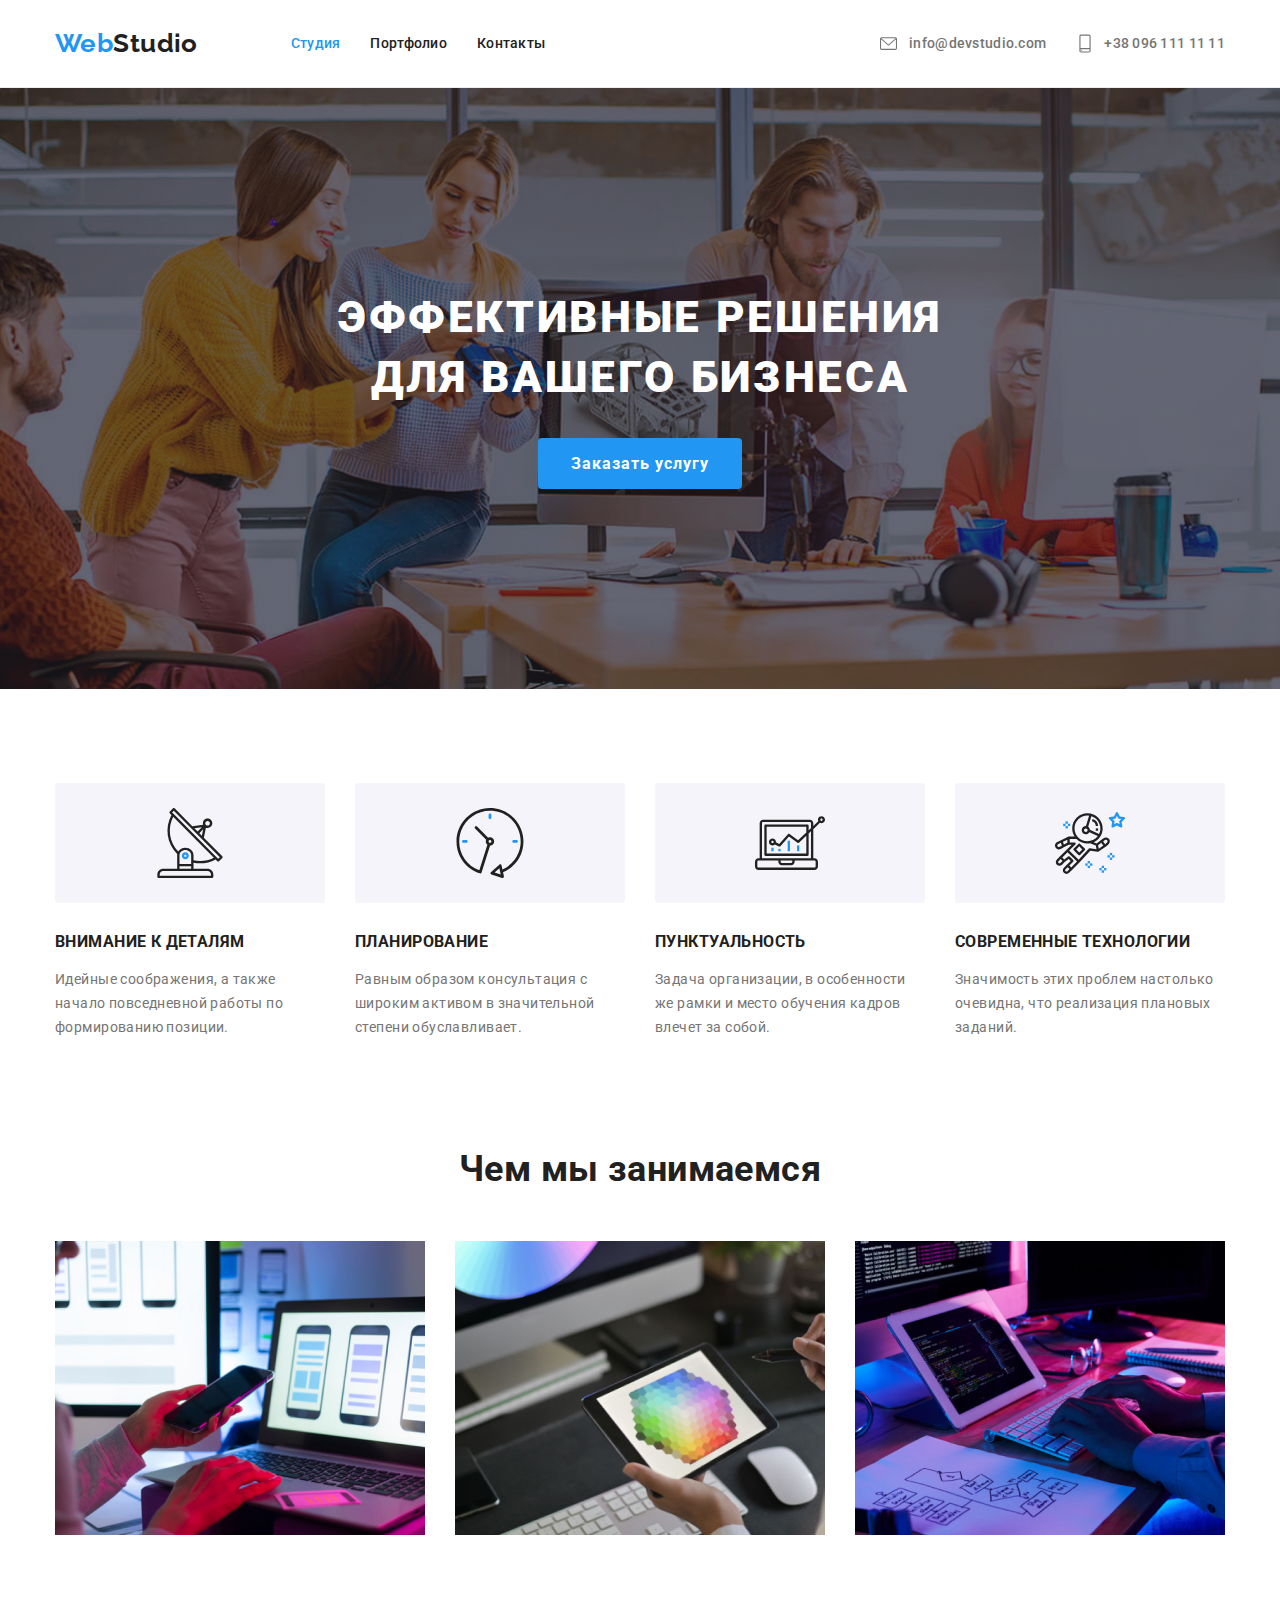
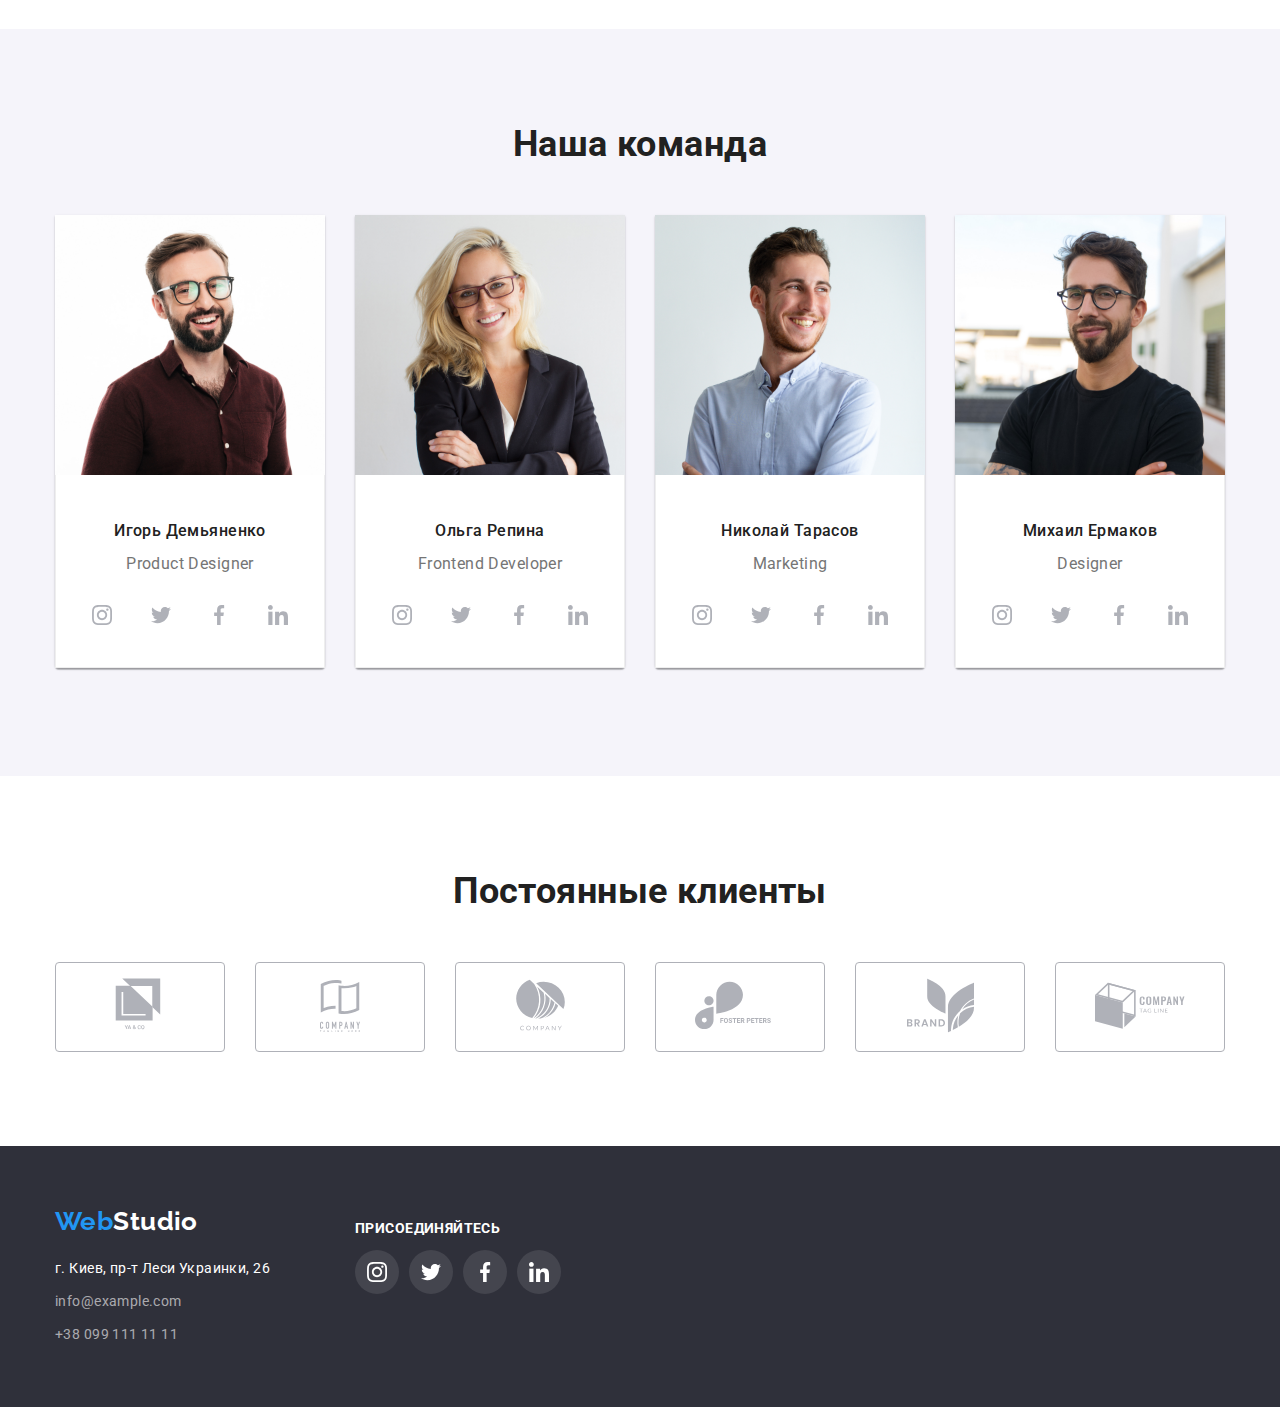
<file: index.html>
<!DOCTYPE html>
<html lang="ru">
<head>
    <meta charset="UTF-8">
    <meta name="viewport" content="width=device-width, initial-scale=1.0">
    <title>WebStudio</title>
    <link href="https://fonts.googleapis.com/css2?family=Raleway:wght@700&family=Roboto:wght@400;500;700;900&display=swap" rel="stylesheet">
    <link rel="stylesheet" href="https://cdnjs.cloudflare.com/ajax/libs/modern-normalize/1.0.0/modern-normalize.min.css">
    <link rel="stylesheet" href="./css/style.css">
</head>
<body>
    <!--HEADER-->
    <header class="page-header">
        <div class="main-header container">
            <nav class="nav-box">
                <a href="./index.html" class="logo" aria-label="WebStudio"><span class="web">Web</span><span class="studio-header">Studio</span></a>
                <ul class="nav-list list">
                    <li class="nav-item"><a href="./index.html" class="link current">Студия</a></li>
                    <li class="nav-item"><a href="./portfolio.html" class="link">Портфолио</a></li>
                    <li class="nav-item"><a href="" class="link">Контакты</a></li>
                </ul>
            </nav>
            <address class="address">
                <ul class="address-list__header list">
                    <li class="address-list__items">
                        <a href="mailto:info@devstudio.com" class="contacts">
                        <svg class="contacn-svg__envelop"><use href="./svg/sprite.svg#icon-envelope"></use></svg>info@devstudio.com</a>
                    </li>
                    <li>
                        <a href="tel:380961111111" class="contacts">
                        <svg class="contacn-svg__smartphone"><use href="./svg/sprite.svg#icon-smartphone"></use></svg>+38 096 111 11 11</a>
                    </li>
                </ul>
            </address>
        </div>
    </header>
    <!-- MAIN -->
    <main>
    <!-- HERO -->
    <section class="hero">
        <div class="hero-box"><h1 class="hero-title">Эффективные решения для вашего бизнеса</h1>
            <button class="button primary">Заказать услугу</button>
        </div>
    </section>
    <!--описания деятельности-->
    <section class="activity padding">
        <!-- <h2>Наши преимущества</h2> скрыть-->
        <div class="activity-box container">
            <h2 hidden>Наши преимущества</h2>
            <ul class="activity-list">
                <li class="activity-item list"><h3 class="activity-title">Внимание к деталям</h3><p class="activity-text">Идейные соображения, а также начало повседневной работы по формированию позиции. </p></li>
                <li class="activity-item list"><h3 class="activity-title">Планирование</h3><p class="activity-text">Равным образом консультация с широким активом в значительной степени обуславливает.</p></li>
                <li class="activity-item list"><h3 class="activity-title">Пунктуальность</h3><p class="activity-text">Задача организации, в особенности же рамки и место обучения кадров влечет за собой.</p></li>
                <li class="activity-item list"><h3 class="activity-title">Современные технологии</h3><p class="activity-text">Значимость этих проблем настолько очевидна, что реализация плановых заданий.</p></li>
            </ul>
        </div>
    </section>
    <section class="work padding">
    <!--визуальное описание-->
        <div class="container">
        <h2 class="title">Чем мы занимаемся</h2>
            <ul class="work-list">
                <li class="work-item list"><a href=""><img src="./image/work-examples-2.jpg" alt="примеры робот" width="370" height="294"></a></li>
                <li class="work-item list"><a href=""><img src="./image/work-examples-3.jpg" alt="примеры робот" width="370" height="294"></a></li>
                <li class="work-item list"><a href=""><img src="./image/work-examples-1.jpg" alt="примеры робот" width="370" height="294"></a></li>
            </ul>
        </div>
    </section>
    <!--команда-->
    <section class="our_team padding">
        <div class="team container">
            <h2 class="title">Наша команда</h2>
            <ul class="team-list">
                <li class="list shadow">
                    <div class="card">
                        <div class="card-items"><img src="./image/team1.jpg" alt="член команды" width="270" height="260"></div>
                        <div class="card-text"><h3 class="team-title">Игорь Демьяненко</h3><p class="items-text" lang="en">Product Designer</p>
                            <ul class="social-list list">
                                <li class="social-list__items">
                                    <a href="" class="social-list__link link">
                                        <svg class="social-list__svg">
                                            <use href="./svg/sprite.svg#icon-instagram"></use>
                                        </svg>
                                    </a>
                                </li>
                                <li class="social-list__items">
                                    <a href="" class="social-list__link link">
                                        <svg class="social-list__svg">
                                            <use href="./svg/sprite.svg#icon-twitter"></use>
                                        </svg>
                                    </a>
                                </li>
                                <li class="social-list__items">
                                    <a href="" class="social-list__link link">
                                        <svg class="social-list__svg">
                                            <use href="./svg/sprite.svg#icon-facebook"></use>
                                        </svg>
                                    </a>
                                </li>
                                <li class="social-list__items">
                                    <a href="" class="social-list__link link">
                                        <svg class="social-list__svg">
                                            <use href="./svg/sprite.svg#icon-linkedin"></use>
                                        </svg>
                                    </a>
                                </li>
                            </ul>
                        </div>
                    </div>
                </li>
                <li class="list shadow">
                    <div class="card">
                    <div class="card-items "><img src="./image/team2.jpg" alt="член команды" width="270" height="260"></div>
                        <div class="card-text"><h3 class="team-title">Ольга Репина</h3><p class="items-text" lang="en">Frontend Developer</p>
                            <ul class="social-list list">
                                <li class="social-list__items">
                                    <a href="" class="social-list__link link">
                                        <svg class="social-list__svg">
                                            <use href="./svg/sprite.svg#icon-instagram"></use>
                                        </svg>
                                    </a>
                                </li>
                                <li class="social-list__items">
                                    <a href="" class="social-list__link link">
                                        <svg class="social-list__svg">
                                            <use href="./svg/sprite.svg#icon-twitter"></use>
                                        </svg>
                                    </a>
                                </li>
                                <li class="social-list__items">
                                    <a href="" class="social-list__link link">
                                        <svg class="social-list__svg">
                                            <use href="./svg/sprite.svg#icon-facebook"></use>
                                        </svg>
                                    </a>
                                </li>
                                <li class="social-list__items">
                                    <a href="" class="social-list__link link">
                                        <svg class="social-list__svg">
                                            <use href="./svg/sprite.svg#icon-linkedin"></use>
                                        </svg>
                                    </a>
                                </li>
                            </ul>
                        </div>         
                    </div>
                </li>
                <li class="list shadow">
                    <div class="card">
                    <div class="card-items"><img src="./image/team3.jpg" alt="член команды" width="270" height="260"></div>
                            <div class="card-text"><h3 class="team-title">Николай Тарасов </h3><p class="items-text" lang="en">Marketing</p>
                                <ul class="social-list list">
                                    <li class="social-list__items">
                                        <a href="" class="social-list__link link">
                                            <svg class="social-list__svg">
                                                <use href="./svg/sprite.svg#icon-instagram"></use>
                                            </svg>
                                        </a>
                                    </li>
                                    <li class="social-list__items">
                                        <a href="" class="social-list__link link">
                                            <svg class="social-list__svg">
                                                <use href="./svg/sprite.svg#icon-twitter"></use>
                                            </svg>
                                        </a>
                                    </li>
                                    <li class="social-list__items">
                                        <a href="" class="social-list__link link">
                                            <svg class="social-list__svg">
                                                <use href="./svg/sprite.svg#icon-facebook"></use>
                                            </svg>
                                        </a>
                                    </li>
                                    <li class="social-list__items">
                                        <a href="" class="social-list__link link">
                                            <svg class="social-list__svg">
                                                <use href="./svg/sprite.svg#icon-linkedin"></use>
                                            </svg>
                                        </a>
                                    </li>
                                </ul>
                            </div>          
                        </div>
                </li>
                <li class="list shadow">
                    <div class="card">
                    <div class="card-items"><img src="./image/team4.jpg" alt="член команды" width="270" height="260"></div>
                        <div class="card-text"><h3 class="team-title">Михаил Ермаков</h3><p class="items-text" lang="en">Designer</p>
                            <ul class="social-list list">
                                <li class="social-list__items">
                                    <a href="" class="social-list__link link">
                                        <svg class="social-list__svg">
                                            <use href="./svg/sprite.svg#icon-instagram"></use>
                                        </svg>
                                    </a>
                                </li>
                                <li class="social-list__items">
                                    <a href="" class="social-list__link link">
                                        <svg class="social-list__svg">
                                            <use href="./svg/sprite.svg#icon-twitter"></use>
                                        </svg>
                                    </a>
                                </li>
                                <li class="social-list__items">
                                    <a href="" class="social-list__link link">
                                        <svg class="social-list__svg">
                                            <use href="./svg/sprite.svg#icon-facebook"></use>
                                        </svg>
                                    </a>
                                </li>
                                <li class="social-list__items">
                                    <a href="" class="social-list__link link">
                                        <svg class="social-list__svg">
                                            <use href="./svg/sprite.svg#icon-linkedin"></use>
                                        </svg>
                                    </a>
                                </li>
                            </ul>
                        </div>         
                    </div>
                </li>
            </ul>
        </div>
    </section>
    <section class="clients">
        <div class="clients-content container padding">
            <h2 class="title">Постоянные клиенты</h2>
            <ul class="clients-list__items list">
                <li class="clients-list__link link">
                    <a href="">
                        <svg class="clients-svg" width="54.27" height="59.23">
                            <use href="./svg/sprite.svg#icon-klient-1"></use>
                        </svg>
                    </a>
                </li>
                <li class="clients-list__link link">
                    <a href="">
                        <svg class="clients-svg" width="70" height="52">
                            <use href="./svg/sprite.svg#icon-klient-2"></use>
                        </svg>
                    </a>
                </li>
                <li class="clients-list__link link">
                    <a href="">
                        <svg class="clients-svg" width="51" height="52.6">
                            <use href="./svg/sprite.svg#icon-klient-3"></use>
                        </svg>
                    </a>
                </li>
                <li class="clients-list__link link">
                    <a href="">
                        <svg class="clients-svg" width="170" height="90">
                            <use href="./svg/sprite.svg#icon-klient-4"></use>
                        </svg>
                    </a>
                </li>
                <li class="clients-list__link link">
                    <a href="">
                        <svg class="clients-svg" width="79" height="67">
                            <use href="./svg/sprite.svg#icon-klient-5"></use>
                        </svg>
                    </a>
                </li>
                <li class="clients-list__link link">
                    <a href="">
                        <svg class="clients-svg" width="170" height="90">
                            <use href="./svg/sprite.svg#icon-klient-6"></use>
                        </svg>
                    </a>
                </li>
            </ul> 
        </div>
    </section>
    </main>
    <!--подвал-->
    <footer class="footer">
        <div class="footer-content container">
            <div class="footer-address">
                    <a href="./index.html" class="logo"><span class="web">Web</span><span class="studio-footer">Studio</span></a>
                <address class="address-list">
                    <ul class="list">
                    <li class="adress-items city">г. Киев, пр-т Леси Украинки, 26</li>
                    <li class="adress-items"><a href="mailto:info@example.com"  class="contacts-footer">info@example.com</a></li>   
                    <li class="adress-items"><a href="tel:+380991111111"  class="contacts-footer">+38 099 111 11 11</a></li>
                    </ul>
                </address>
            </div>
            <div class="join">
                <h3 class="join-title">Присоединяйтесь</h3>
                <ul class="join-list list">
                    <li class="join-list__items">
                        <a href="" class="join-list__link link">
                            <svg class="join-list__svg">
                                <use href="./svg/sprite.svg#icon-instagram"></use>
                            </svg>
                        </a>
                    </li>
                    <li class="join-list__items">
                        <a href="" class="join-list__link link">
                            <svg class="join-list__svg">
                                <use href="./svg/sprite.svg#icon-twitter"></use>
                            </svg>
                        </a>
                    </li>
                    <li class="join-list__items">
                        <a href="" class="join-list__link link">
                            <svg class="join-list__svg">
                                <use href="./svg/sprite.svg#icon-facebook"></use>
                            </svg>
                        </a>
                    </li>
                    <li class="join-list__items">
                        <a href="" class="join-list__link link">
                            <svg class="join-list__svg">
                                <use href="./svg/sprite.svg#icon-linkedin"></use>
                            </svg>
                        </a>
                    </li>
                </ul>
            </div>
        </div>
    </footer>
</body>
</html>
</file>
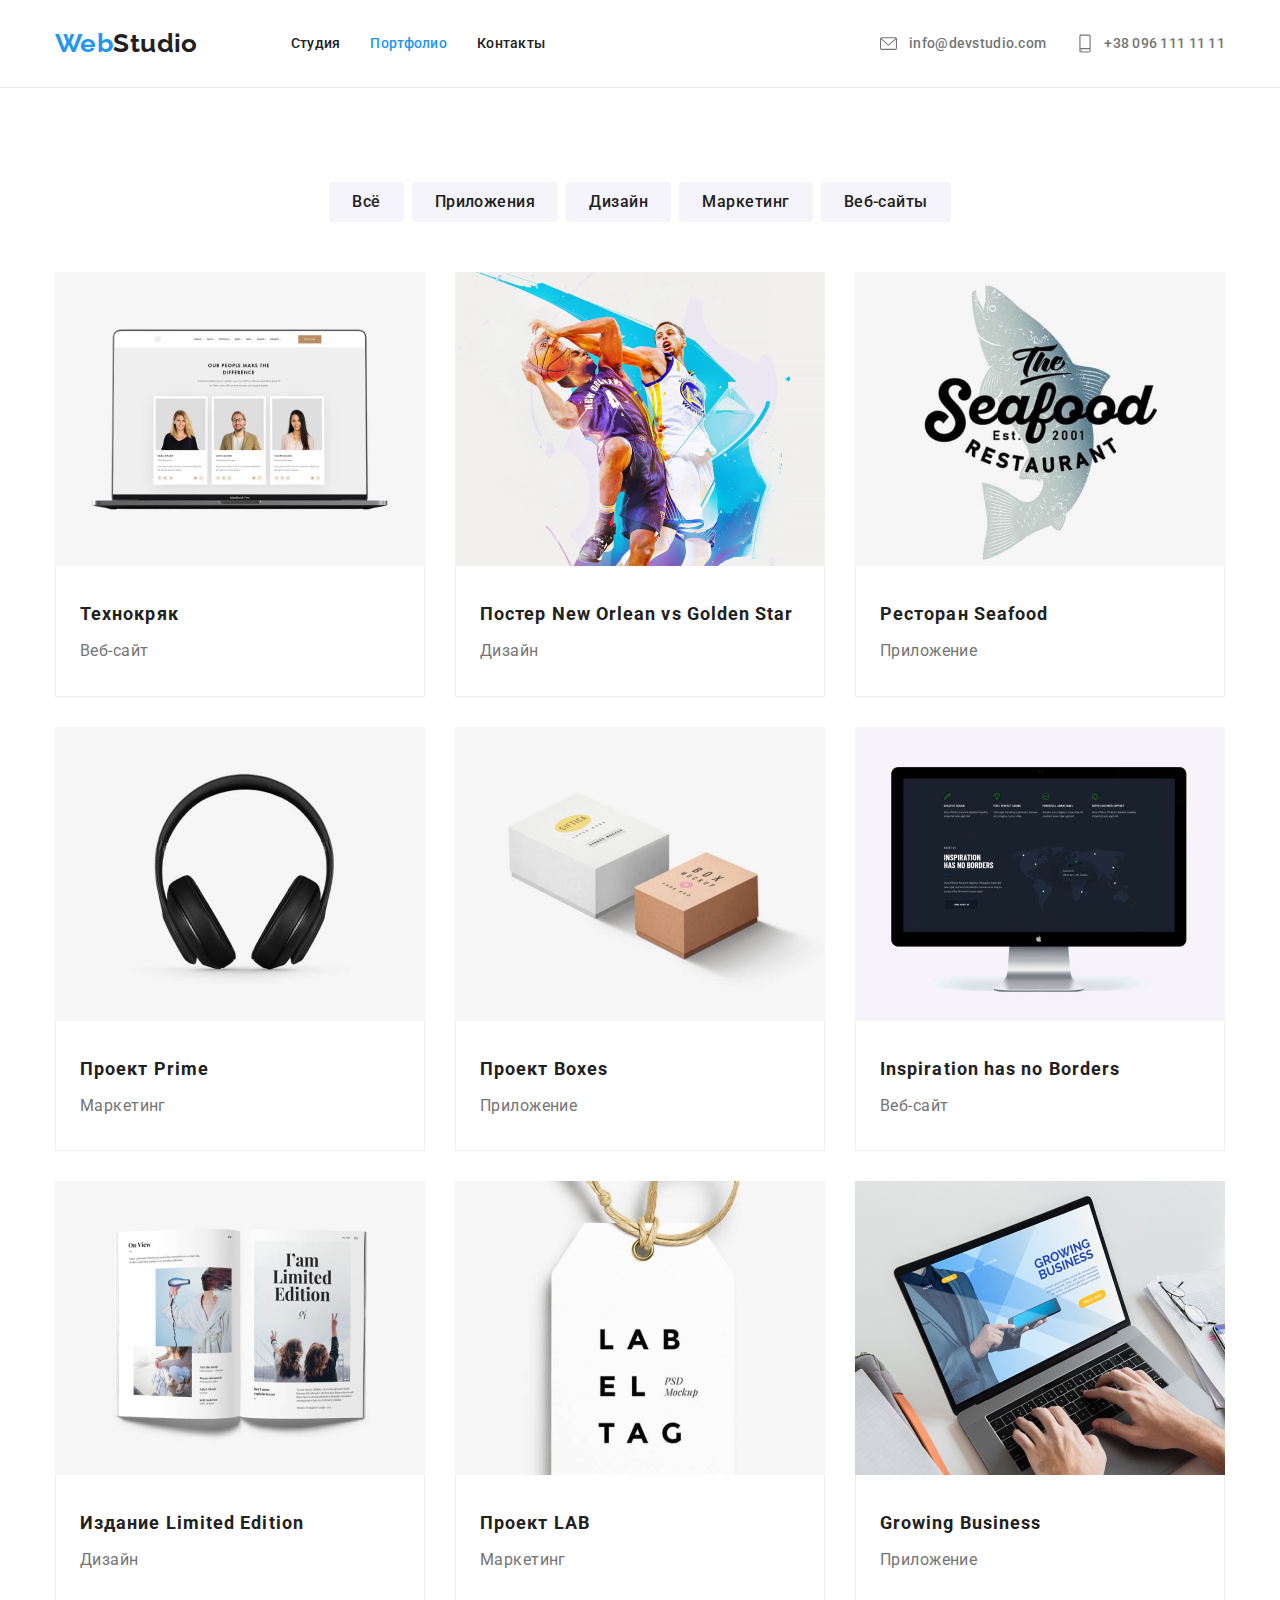
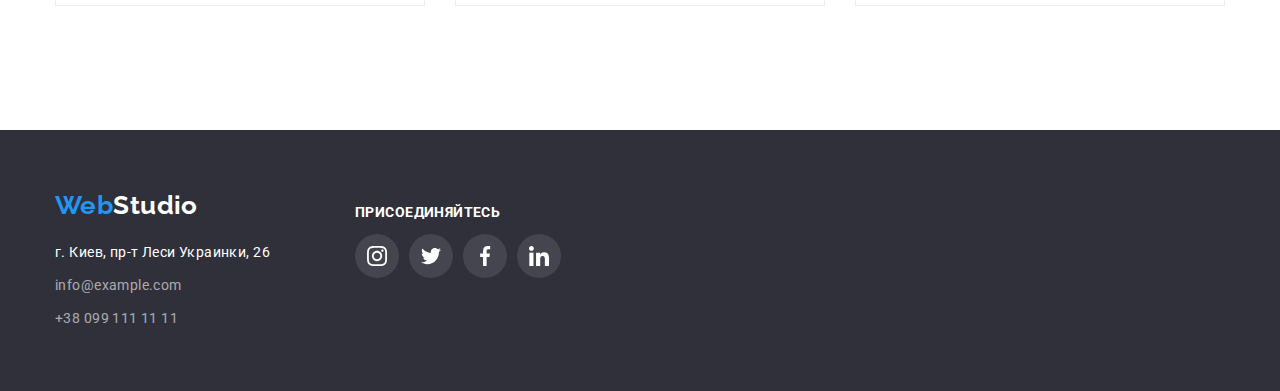
<file: portfolio.html>
<!DOCTYPE html>
<html lang="ru">
<head>
    <meta charset="UTF-8">
    <meta name="viewport" content="width=device-width, initial-scale=1.0">
    <title>Portfolio</title>
    <link href="https://fonts.googleapis.com/css2?family=Raleway:wght@700&family=Roboto:wght@400;500;700;900&display=swap" rel="stylesheet">
    <link rel="stylesheet" href="https://cdnjs.cloudflare.com/ajax/libs/modern-normalize/1.0.0/modern-normalize.min.css">
    <link rel="stylesheet" href="./css/style.css">
</head>
<body>
<!--HEADER-->
<header class="page-header">
    <div class="main-header container">
        <nav class="nav-box">
            <a href="./index.html" class="logo" aria-label="WebStudio"><span class="web">Web</span><span class="studio-header">Studio</span></a>
            <ul class="nav-list list">
                <li class="nav-item"><a href="./index.html" class="link">Студия</a></li>
                <li class="nav-item"><a href="./portfolio.html" class="link current">Портфолио</a></li>
                <li class="nav-item"><a href="" class="link">Контакты</a></li>
            </ul>
        </nav>
        <address class="address">
            <ul class="address-list__header list">
                <li class="address-list__items">
                    <a href="mailto:info@devstudio.com" class="contacts svg-items">
                    <svg class="contacn-svg__envelop"><use href="./svg/sprite.svg#icon-envelope"></use></svg>info@devstudio.com</a>
                </li>
                <li>
                    <a href="tel:380961111111" class="contacts">
                    <svg class="contacn-svg__smartphone"><use href="./svg/sprite.svg#icon-smartphone"></use></svg>+38 096 111 11 11</a>
                </li>
            </ul>
        </address>
    </div>
</header>
<section class="portfolio padding">
    <!-- скрыть h1 -->
    <div class="container">
        <div class="portfolio-menu">  
        <h1 hidden>Портфолио</h1>
        <ul class="portfolio__menu-list list">
            <li class="portfolio-button"><button type="button" class="button secondary">Всё</button></li>
            <li class="portfolio-button"><button type="button" class="button secondary">Приложения</button></li>
            <li class="portfolio-button"><button type="button" class="button secondary">Дизайн</button></li>
            <li class="portfolio-button"><button type="button" class="button secondary">Маркетинг</button></li>
            <li class="portfolio-button"><button type="button" class="button secondary">Веб-сайты</button></li>
        </ul>
    </div>
    <div class="portfolio-content">
        <ul class="portfolio-list list">
            <li class="portfolio-items list">
                <div class="card card-shadow">
                    <a href=""><div class="card-items"><img src="./image/portfolio-items1.jpg" alt="Премеры робот" width="370" height="294"></div>
                    <div class="card-text"><h2 class="product-title">Технокряк</h2><p class="product-text">Веб-сайт</p></div></a>
                </div>
            </li>
            <li class="portfolio-items list">
                <div class="card card-shadow">
                    <a href=""><div class="card-items"><img src="./image/portfolio-items2.jpg" alt="Премеры робот" width="370" height="294"></div>
                    <div class="card-text"><h2 class="product-title">Постер <span lang="en">New Orlean vs Golden Star</span></h2><p class="product-text">Дизайн</p></div></a>
                </div>
            </li>
            <li class="portfolio-items list">
                <div class="card card-shadow">
                    <a href=""><div class="card-items"><img src="./image/portfolio-items3.jpg" alt="Премеры робот" width="370" height="294"></div>
                    <div class="card-text"><h2 class="product-title" lang="en">Ресторан Seafood</h2><p class="product-text">Приложение</p></div></a>
                </div>
            </li>
            <li class="portfolio-items list">
                <div class="card card-shadow">
                    <a href=""><div class="card-items"><img src="./image/portfolio-items4.jpg" alt="Премеры робот" width="370" height="294"></div>
                    <div class="card-text"><h2 class="product-title">Проект <span lang="en">Prime</span></h2><p class="product-text">Маркетинг</p></div></a>
                </div>
            </li>
            <li class="portfolio-items list">
                <div class="card card-shadow">
                    <a href=""><div class="card-items"><img src="./image/portfolio-items5.jpg" alt="Премеры робот" width="370" height="294"></div>
                    <div class="card-text"><h2 class="product-title">Проект <span lang="en">Boxes</span></h2><p class="product-text">Приложение</p></div></a>
                </div>
            </li>
            <li class="portfolio-items list">
                <div class="card card-shadow">
                    <a href=""><div class="card-items"><img src="./image/portfolio-items6.jpg" alt="Премеры робот" width="370" height="294"></div>
                    <div class="card-text"><h2 class="product-title" lang="en">Inspiration has no Borders</h2><p class="product-text">Веб-сайт</p></div></a>
                </div>
            </li>
            <li class="portfolio-items list">
                <div class="card card-shadow">
                    <a href=""><div class="card-items"><img src="./image/portfolio-items7.jpg" alt="Премеры робот" width="370" height="294"></div>
                    <div class="card-text"><h2 class="product-title">Издание <span lang="en">Limited Edition</span></h2><p class="product-text">Дизайн</p></div></a>
                </div>
            </li>
            <li class="portfolio-items list">
                <div class="card card-shadow">
                    <a href=""><div class="card-items"><img src="./image/portfolio-items8.jpg" alt="Премеры робот" width="370" height="294"></div>
                    <div class="card-text"><h2 class="product-title">Проект <span lang="en">LAB</span></h2><p class="product-text">Маркетинг</p></div></a>
                </div>
            </li>
            <li class="portfolio-items list">
                <div class="card card-shadow">
                    <a href=""><div class="card-items"><img src="./image/portfolio-items9.jpg" alt="Премеры робот" width="370" height="294"></div>
                    <div class="card-text"><h2 class="product-title" lang="en">Growing Business</h2><p class="product-text">Приложение</p></div></a>
                </div>
            </li>
        </ul>
    </div>
</div>
</section>

<!--подвал-->
<footer class="footer">
    <div class="footer-content container">
        <div class="footer-address">
                <a href="./index.html" class="logo"><span class="web">Web</span><span class="studio-footer">Studio</span></a>
            <address class="address-list">
                <ul class="list">
                <li class="adress-items city">г. Киев, пр-т Леси Украинки, 26</li>
                <li class="adress-items"><a href="mailto:info@example.com"  class="contacts-footer">info@example.com</a></li>   
                <li class="adress-items"><a href="tel:+380991111111"  class="contacts-footer">+38 099 111 11 11</a></li>
                </ul>
            </address>
        </div>
        <div class="join">
            <h3 class="join-title">Присоединяйтесь</h3>
            <ul class="join-list list">
                <li class="join-list__items">
                    <a href="" class="join-list__link link">
                        <svg class="join-list__svg">
                            <use href="./svg/sprite.svg#icon-instagram"></use>
                        </svg>
                    </a>
                </li>
                <li class="join-list__items">
                    <a href="" class="join-list__link link">
                        <svg class="join-list__svg">
                            <use href="./svg/sprite.svg#icon-twitter"></use>
                        </svg>
                    </a>
                </li>
                <li class="join-list__items">
                    <a href="" class="join-list__link link">
                        <svg class="join-list__svg">
                            <use href="./svg/sprite.svg#icon-facebook"></use>
                        </svg>
                    </a>
                </li>
                <li class="join-list__items">
                    <a href="" class="join-list__link link">
                        <svg class="join-list__svg">
                            <use href="./svg/sprite.svg#icon-linkedin"></use>
                        </svg>
                    </a>
                </li>
            </ul>
        </div>
    </div>
</footer>
    </body>
</html>
</file>
<file: css/style.css>
html {
    box-sizing: border-box;
}

*,
*::before,
*::after {
  box-sizing: inherit;
}

:root {
    --primary-text-color: #212121;
    --title-text-color: #757575;
    --accent-color: #2196F3;
    --white-color: #FFFFFF
}
body {
    color: var(--primary-text-color);
    font-family: "Roboto", sans-serif;
    letter-spacing: 0.03em;
    font-size: 14px;
    margin: 0;
}
a {
    text-decoration: none;
}
img {
    display: block;
}
.list {
    padding: 0px;
    margin: 0px;
    list-style: none; 
}
/* ==================== HEADER ==================== */
.container {
    padding-left: 15px;
    padding-right: 15px;
    margin-left: auto;
    margin-right: auto;
    width: 1200px;
    /* outline: 4px solid tomato; */
}
.padding {
    padding-top: 94px;
    padding-bottom: 94px;
}
.logo {
    text-decoration: none;
    font-family: Raleway;
    font-weight: bold;
    font-size: 26px;
    line-height: 1.19;
    margin-right: 93px;
}
.web { 
    color: var(--accent-color);
}
.studio-header {
    color: var(--primary-text-color);
}
/* site nav */
.page-header {
    /* background-color: var(--white-color); */
    border-bottom: 1px solid #ececec;
}
.main-header {
    display: flex;
    justify-content: space-between;
    align-items: center;
}
.nav-box {
    display: flex;
    justify-content: space-between;
    align-items: center;
}
.nav-list {
    display: flex;
    justify-content: space-between;
    align-items: center;
    font-weight: 500;
    line-height: 1.14;
    letter-spacing: 0.02em;
    }
.nav-item:not(:last-child) {
    margin-right: 30px;
}
.nav-list .link {
    display: block;
    padding-top: 32px;
    padding-bottom: 32px;
    color: var(--primary-text-color);
}
.nav-list .link:hover, .nav-list .link:focus {
    color: var(--accent-color);
}
.nav-list .link.current {
    color: var(--accent-color);
}
/* .address {
    display: flex;
    justify-content: space-between;
    align-items: center;
} */
.address-list__header {
    display: flex;
    justify-content: space-between;
    align-items: center;
}
.address-list__items {
    display: flex;
    justify-content: space-between;
    align-items: center;
}
.contacts {
    display: flex;
    justify-content: space-between;
    align-items: center;
    padding-top: 32px;
    padding-bottom: 32px;
    color: var(--title-text-color);
    font-style: normal;
    font-weight: 500;
    line-height: 1.14;
    letter-spacing: 0.02em;
    margin-left: 30px;
}
.contacn-svg__envelop {
    margin-right: 10px;
    width: 21px;        
    height: 17px;
    fill: #757575;
}
.contacn-svg__smartphone {
    margin-right: 10px;
    width: 18px;    
    height: 23px;
    fill: #757575;
}
.contacn-svg__envelop:hover
.contacn-svg__smartphone:hover {
    color: var(--accent-color); 
}
.contacts:not(:last-child) {
    margin-right: 50px;
}
.contacts:hover, .contacts:focus {
    color: var(--accent-color);
}
.contacts:hover .contacn-svg__envelop, .contacts:focus .contacn-svg__envelop,
.contacts:hover .contacn-svg__smartphone, .contacts:focus .contacn-svg__smartphone{
    fill: var(--accent-color);
}

/* ==================== END HEADER ==================== */

/* ==================== HERO ==================== */
.hero {
    display: flex;
    flex-direction: column;
    align-items: center;
    max-width: 1600px;
    min-height: 600px;
    background: #2F303A;
    margin-left: auto;
    margin-right: auto;
    padding-top: 200px;
    padding-bottom: 200px;
    text-align: center;
    color: var(--white-color);
    background-image: linear-gradient(rgba(47, 48, 58, 0.4), rgba(47, 48, 58, 0.4)),
    url(../image/hero-img.jpg);
    background-repeat: no-repeat;
    background-position: center;
    background-size: cover;
}
.hero-title {
    margin-top: 0px;
    margin-bottom: 30px;
    font-weight: 900;
    font-size: 44px;
    line-height: 1.36;
    letter-spacing: 0.06em;
    text-transform: uppercase;
    width: 686px;
}
/* ==================== END HERO ==================== */
.activity {
    padding-bottom: 0px;
}
.activity-list {
    display: flex;
    justify-content: space-between;
    margin: 0px;
    padding-left: 0px;
}
.activity-item {
    flex-basis: calc((100% - 3 * 30px) / 4);
}
.activity-item::before {
    display: block;
    content: '';
    height: 120px;
    background: #F5F4FA;
    border-radius: 4px; 
    margin-bottom: 30px;
    background-repeat: no-repeat;
    background-size: 70px 70px;
    background-position: center;
}
.activity-item:nth-child(1)::before {
    background-image: url(../svg/antenna.svg);
} 
.activity-item:nth-child(2)::before {
    background-image: url(../svg/clock.svg);
}
.activity-item:nth-child(3)::before {
    background-image: url(../svg/diagram.svg);
    
}
.activity-item:nth-child(4)::before {
    background-image: url(../svg/astronaut.svg);
}
.activity-title {
    padding-top: 0px;
    margin-top: 0px;
    font-weight: bold;
    line-height: 1.14;
    text-transform: uppercase;
}
.activity-text {
    line-height: 1.714;
    color: var(--title-text-color);
}
.work {
    padding-bottom: 94px;
}
.work-list {
    display: flex;
    justify-content: space-between;
    padding-left: 0px;
    margin-top: 0px;
    margin-bottom: 0px;
}
.work-item {
    flex-basis: calc((100% - 2 * 30px) / 3);
}
.our_team {
    background-color: #F5F4FA;
}
.team-list {
    display: flex;
    justify-content: space-between;
    padding-left: 0px;
    text-align: center;
}
.items-text {
    color: var(--title-text-color);
    line-height: 1.714;
    font-size: inherit;
    font-size: 16px;
    margin-top: 0px;
    margin-bottom: 16px;
}
.team-title, .product-title {
    color: var(--primary-text-color);
}
.team-title {
    font-weight: 500;
    font-size: 16px;
    line-height: 1.19;
    margin-bottom: 10px;
}
.title {
    margin-top: 0px;
    margin-bottom: 50px;
    font-weight: bold;
    font-size: 36px;
    line-height: 1.17;
    text-align: center;
}
.social-list {
    display: flex;
    justify-content: space-between;
    padding: 0px;
}
.social-list__link {
    display: flex;
    justify-content: center;
    align-items: center;
    width: 44px;
    height: 44px;
    border-radius: 50%;
}
.social-list__svg {
    width: 20px;  
    height: 20px;
    fill: #AFB1B8;
}
.social-list__link:hover {
    background-color: var(--accent-color);
}
.social-list__link:hover .social-list__svg {
    fill: #FFFFFF;
}
.clients-list__items {
    display: flex;
    justify-content: space-between;
    padding: 0px;
}
.clients-list__link {
    display: flex;
    justify-content: center;
    align-items: center;
    width: 170px;
    height: 90px;
    border: 1px solid #AFB1B8; 
    border-radius: 4px;
}
.clients-list__link:hover {
    border-color: var(--accent-color);
}
.clients-svg {
    fill: #AFB1B8;
}
.clients-list__link:hover .clients-svg {
    fill: var(--accent-color);
    border-color: var(--accent-color);
}

/* footer */
.footer {
    display: flex;
    background-color: #2F303A;
    padding-top: 60px;
    padding-bottom: 60px;
}
.footer-content {
    display: flex;
}
.footer-address {
    width: 270px;
    margin-left: 0px;
    margin-right: 30px;
}
.address-list {
    margin-top: 20px;
}

.studio-footer, .city {
    color: var(--white-color);
}
.contacts-footer {
    color: rgba(255, 255, 255, 0.6);
    font-style: normal;
    line-height: 1.71;
}
.contacts-footer:hover, .contacts-footer:focus {
    color: var(--accent-color);
}
.city {
    font-style: normal;
    font-weight: 400;
    line-height: 1.71;
}
.adress-items:not(:last-child) {
    margin-bottom: 9px;
}
.join {
    width: 270px;
    margin-left: 0px;
}
.join-title {
    font-size: 14px;
    line-height: 1.143;
    color: var(--white-color);
    text-transform: uppercase;
}
.join-list {
    display: flex;
}
.join-list .join-list__link:not(lact-child) {
    margin-right: 10px;
}
.join-list__link {
    display: flex;
    justify-content: center;
    align-items: center;
    width: 44px;
    height: 44px;
    border-radius: 50%;
    background-color: rgba(255, 255, 255, 0.1);
}
.join-list__svg {
    width: 20px;  
    height: 20px;
    fill: var(--white-color);
}
.join-list__link:hover {
    background-color: var(--accent-color);
}
/* button */
.button {
    display: inline-block;
    border: 1px solid transparent;
    font-family: inherit;
    color: var(--primary-text-color);
    background-color: #F5F4FA; 
    font-size: 16px;
    border-radius: 4px;
    text-align: center;
    cursor:pointer
}
.primary {
    color: var(--white-color);
    background-color: var(--accent-color);
    line-height: 1.86;
    font-weight: bold;
    letter-spacing: 0.06em;
    padding: 10px 32px;
}
.button.secondary {
    font-family: Roboto;
    font-weight: 500;
    line-height: 1.62;
    letter-spacing: 0.03em;
    padding: 6px 22px;
}
.button.secondary:hover, .button.secondary:focus {
    background-color: var(--accent-color); 
    color: white;
    box-shadow: 0px 3px 1px rgba(0, 0, 0, 0.1), 0px 1px 2px rgba(0, 0, 0, 0.08), 0px 2px 2px rgba(0, 0, 0, 0.12);
}
/* Портфолио */
.portfolio-menu {
    margin-bottom: 50px;
}
.portfolio-button:not(:last-child) {
    margin-right: 8px;
}
.portfolio__menu-list {
    display: flex;
    justify-content: center; 
    flex-wrap: wrap;
}
.portfolio-list {
    display: flex;
    justify-content: center; 
    flex-wrap: wrap;
}
.card-shadow:hover {
    box-shadow: 0px 1px 1px rgba(0, 0, 0, 0.12), 0px 4px 4px rgba(0, 0, 0, 0.06), 1px 4px 6px rgba(0, 0, 0, 0.16);
}
.portfolio-items:not(:nth-child(3n)) {
    margin-right: 30px;
    margin-bottom: 30px;
  }
.product-title {
    font-weight: bold;
    font-size: 18px;
    line-height: 2;
    letter-spacing: 0.06em;
    margin-top: 0px;
    margin-bottom: 4px;
}
.product-text {
    color: var(--title-text-color);
    font-size: 16px;
    line-height: 1.86;
    margin: 0px;
}
.card-text {
    border: 1px solid #EEEEEE;
    border-top: none;
    padding: 20px 24px;
    background-color: #FFFFFF;
    padding-top: 30px;
    padding-bottom: 30px;
}
.shadow {
    box-shadow: 0px 1px 3px rgba(0, 0, 0, 0.12), 0px 1px 1px rgba(0, 0, 0, 0.14), 0px 2px 1px rgba(0, 0, 0, 0.2);
    border-radius: 0px 0px 4px 4px;
}

/* <link href="https://fonts.googleapis.com/css2?family=Raleway:wght@700&display=swap" rel="stylesheet">
<link href="https://fonts.googleapis.com/css2?family=Roboto:ital,wght@0,100;0,300;0,400;0,500;0,700;0,900;1,100;1,300;1,400;1,500;1,700;1,900&display=swap" rel="stylesheet"> */
/* Палитра цветов */

/* цвет основного текста #212121, 100 % */

/* вторичный цвет текста #757575, 100 % */

/* белый цвет #FFFFFF, 100 % */

/* белый с прозрачностю rgba(255, 255, 255, 0.6) */

/* акцентный цвет #2196F3 */

/* цвет фона белый #FFFFFF */

/* цвет фона шапки и подвала #2F303A */

/* цвет фона страницы #E5E5E5 (светлый) */

/* цвет фона страницы #F5F4FA (серый) */
</file>
